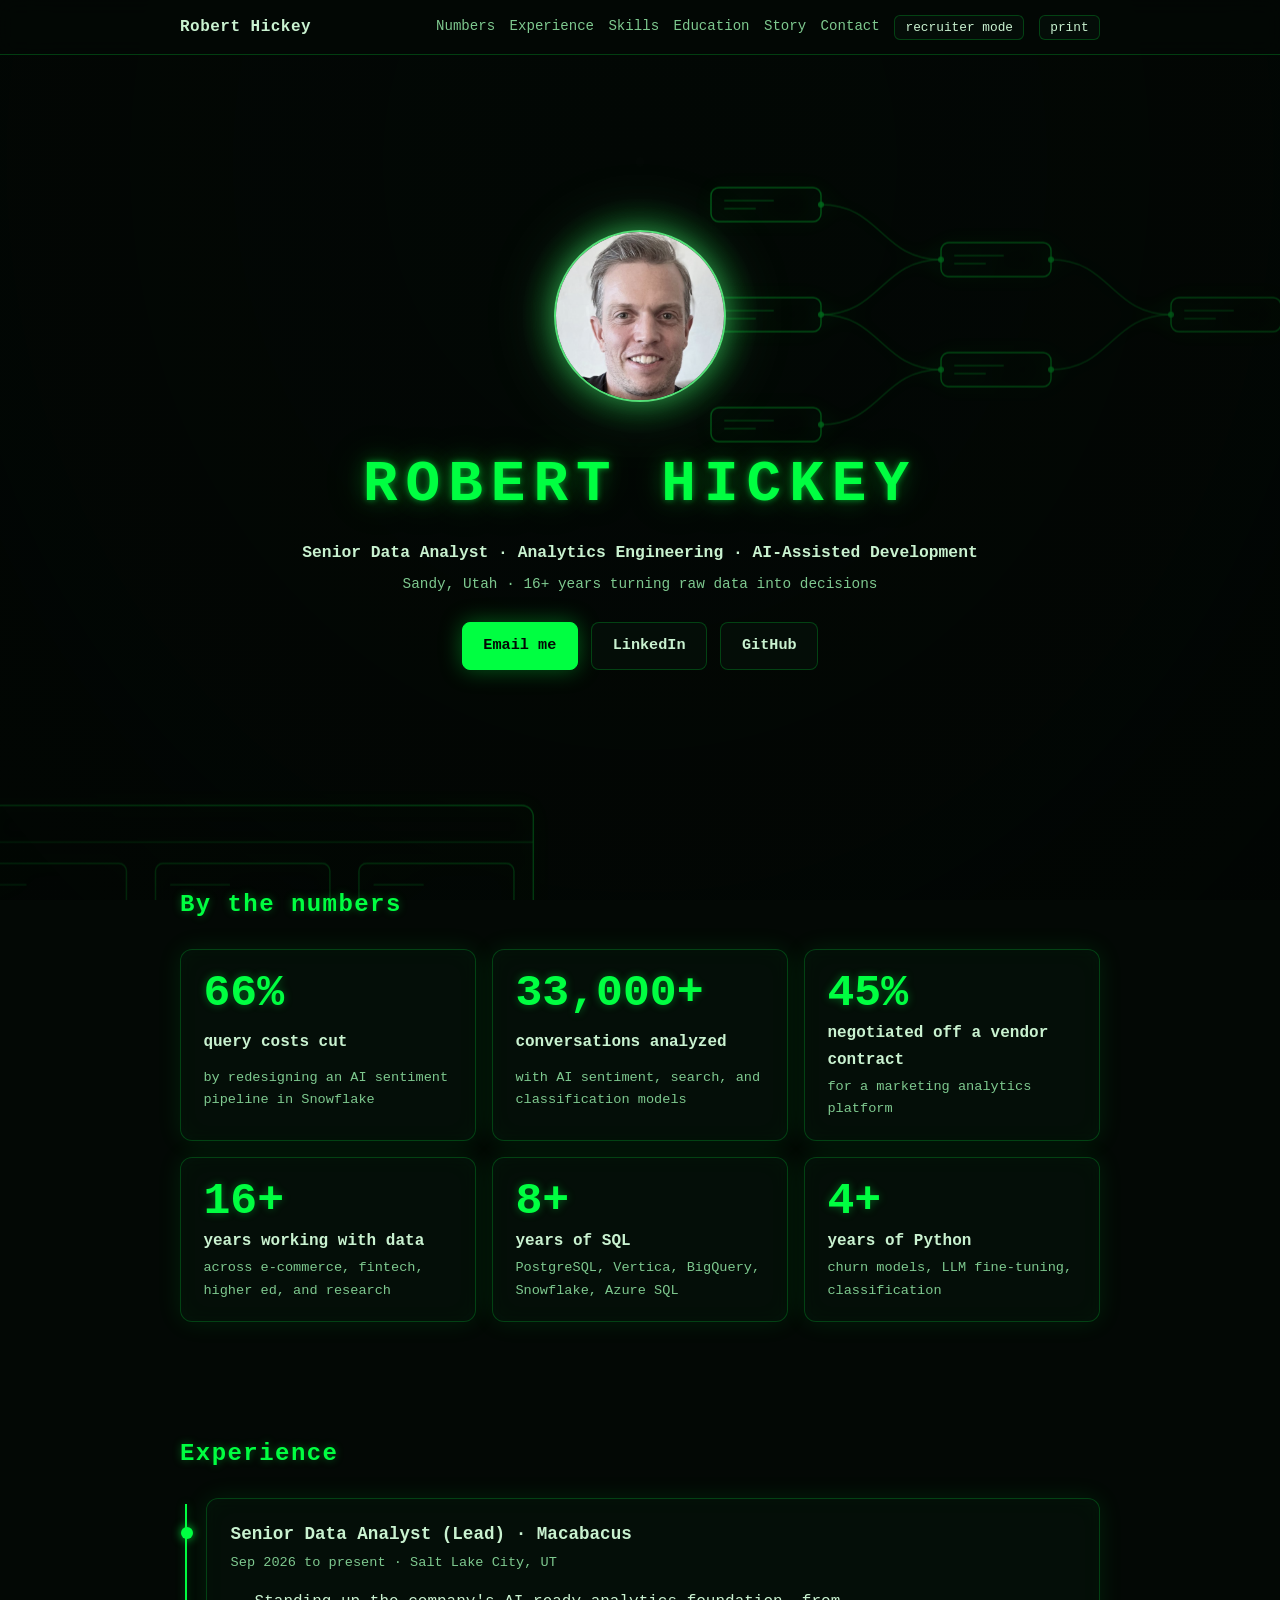
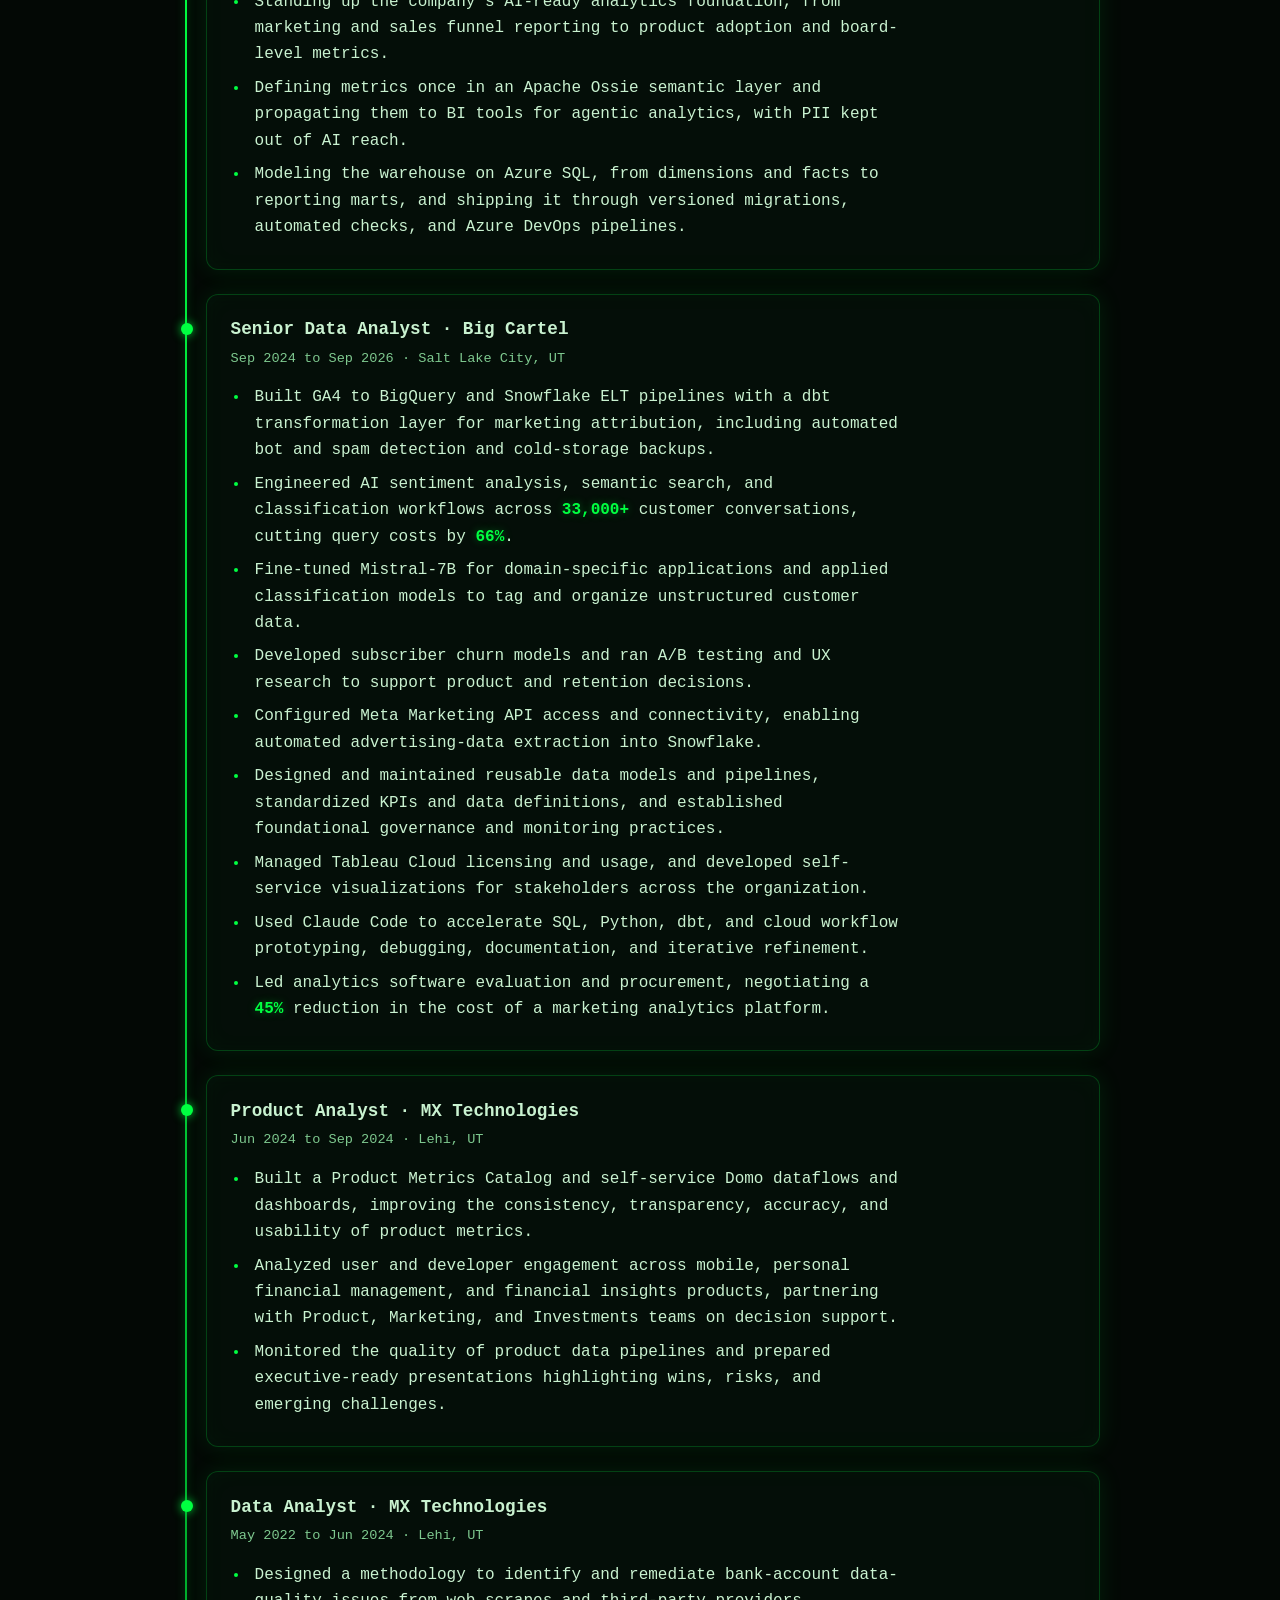
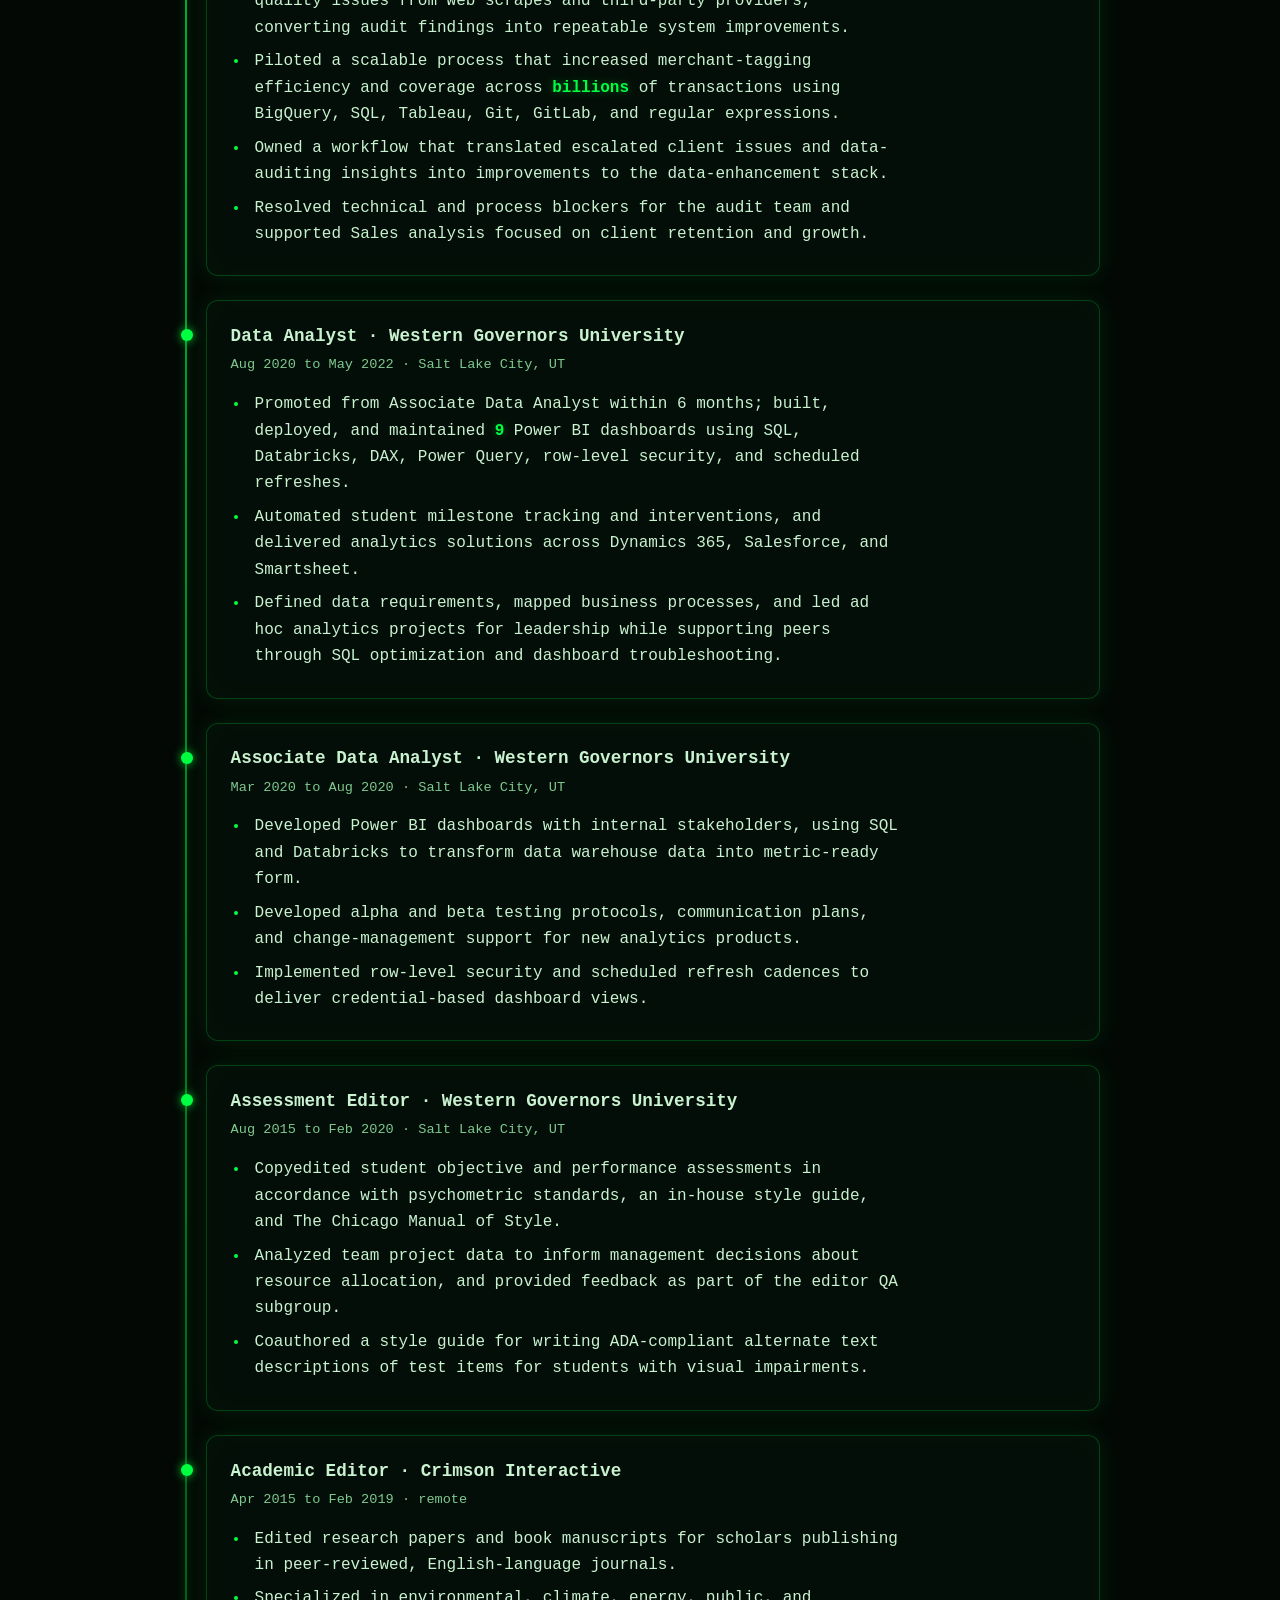
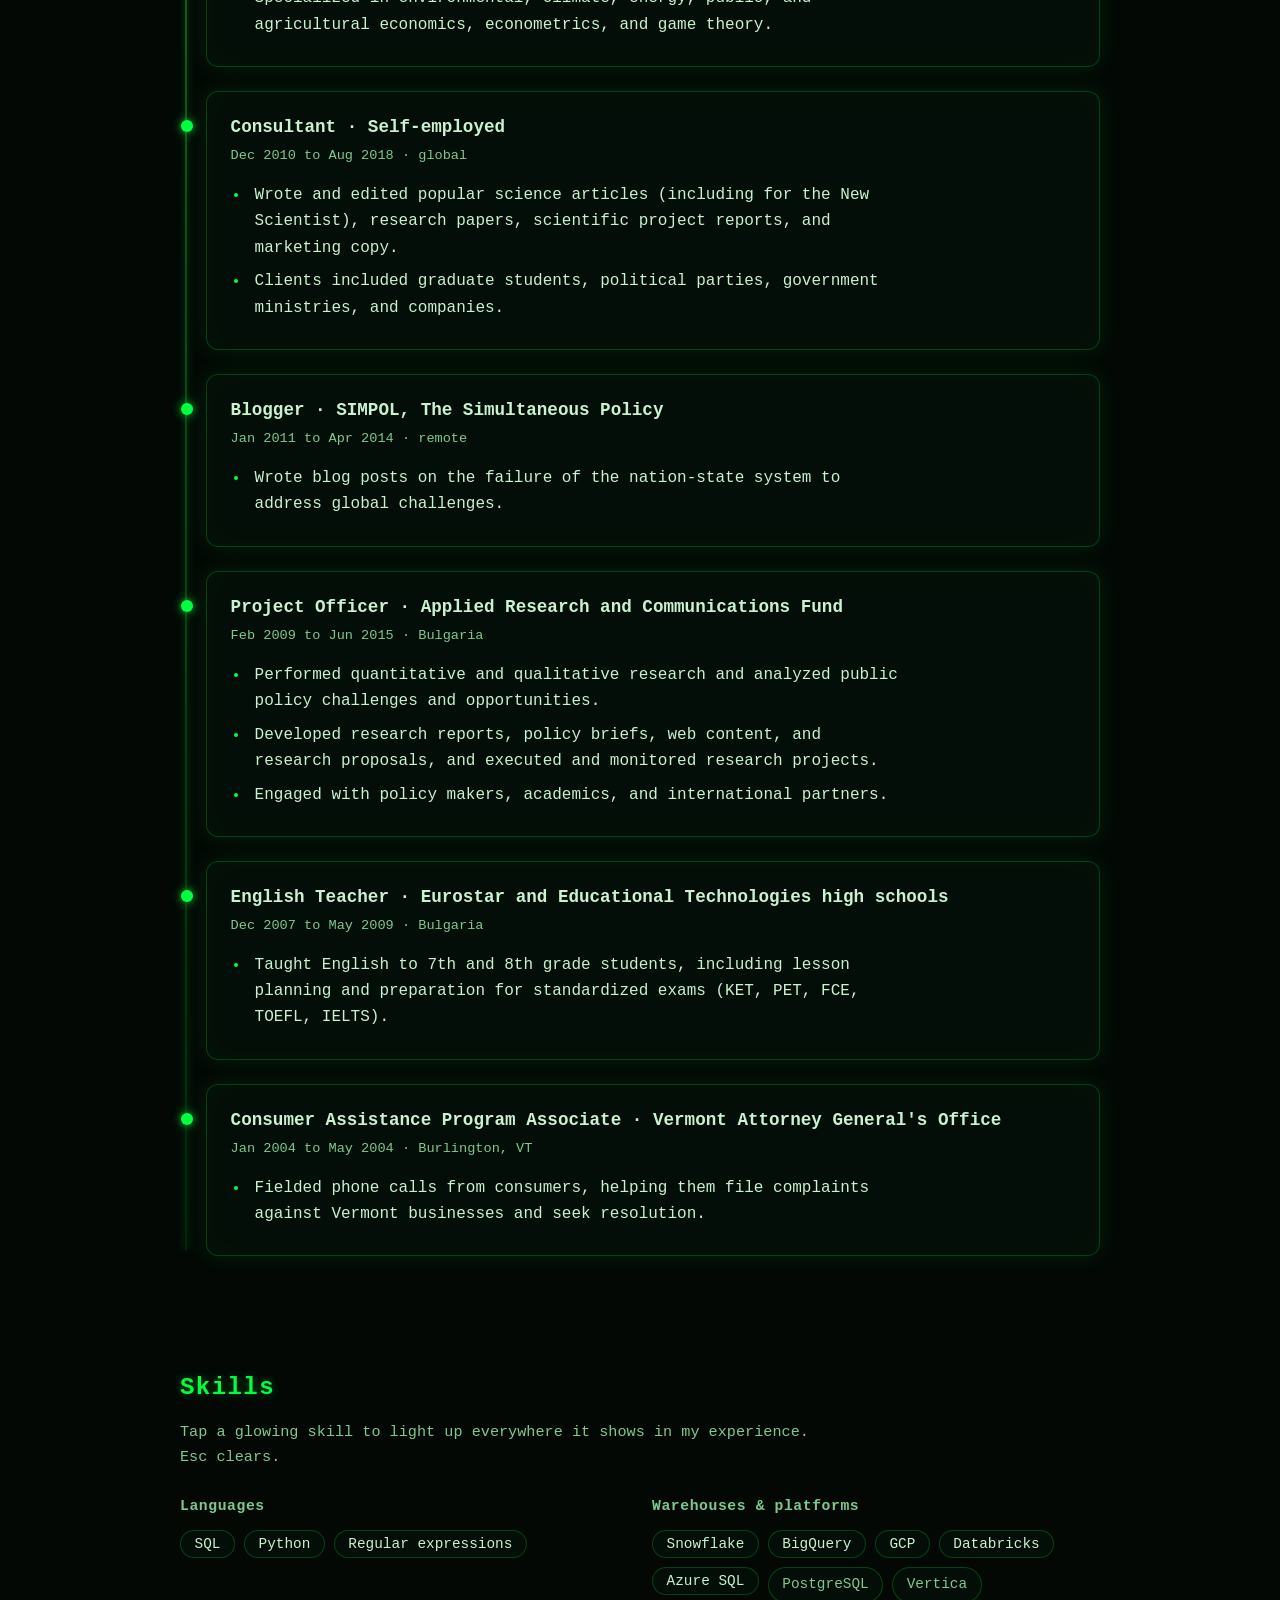
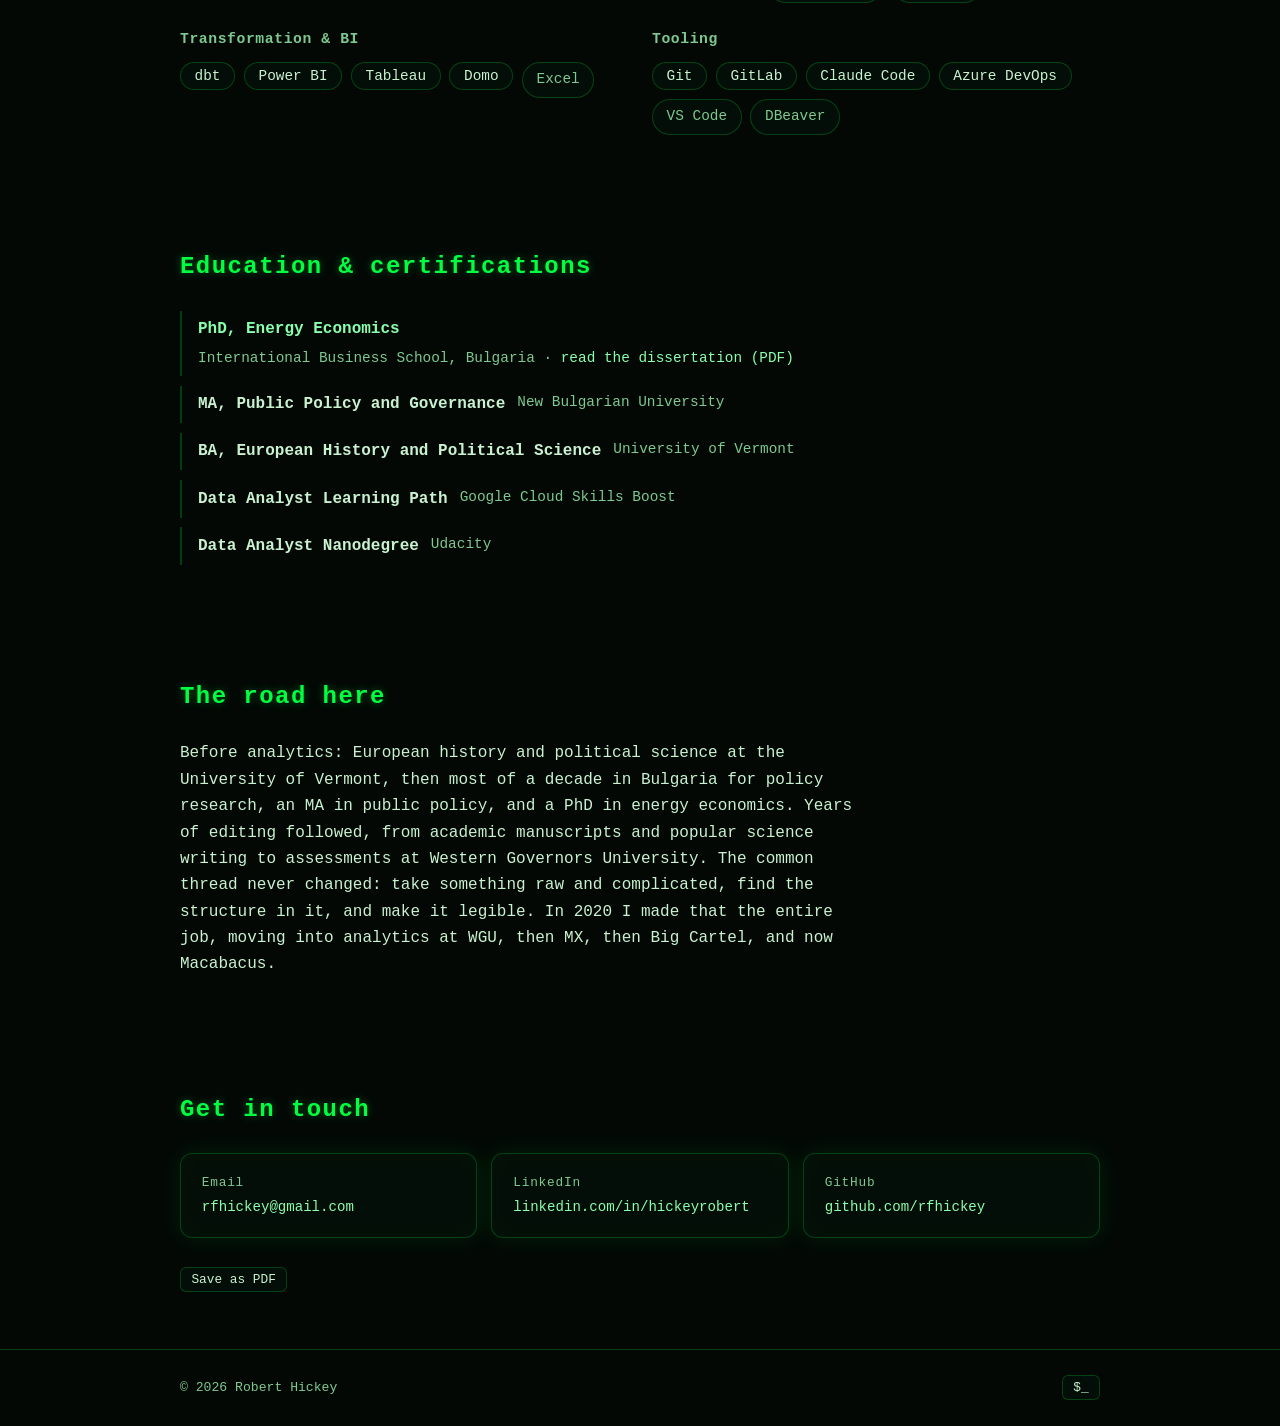
<file: index.html>
<!DOCTYPE html>
<html lang="en">
<!-- follow the white rabbit: press / -->
<!--
  ===========================================================================
  Robert Hickey - personal site (neon edition)
  ===========================================================================
  Cinematic Matrix-green resume: parallax neon data artwork, backlit portrait,
  neon glass panels. Plain HTML/CSS/vanilla JS, no build step. Deploys via
  GitHub Pages on push. With JavaScript disabled the page is still a
  complete, readable resume. Phone number is intentionally omitted.
  ===========================================================================
-->
<head>
  <meta charset="UTF-8" />
  <meta name="viewport" content="width=device-width, initial-scale=1.0" />
  <title>Robert Hickey &middot; Senior Data Analyst</title>
  <meta name="description" content="Robert Hickey, Senior Data Analyst focused on analytics engineering and AI-assisted development, turning raw data into decisions across e-commerce, fintech, and higher education." />
  <meta name="author" content="Robert Hickey" />
  <meta name="theme-color" content="#030805" />
  <meta name="color-scheme" content="dark" />

  <!-- Open Graph / social preview -->
  <meta property="og:type" content="website" />
  <meta property="og:title" content="Robert Hickey &middot; Senior Data Analyst" />
  <meta property="og:description" content="Senior Data Analyst focused on analytics engineering and AI-assisted development, turning raw data into decisions." />
  <meta property="og:url" content="https://rfhickey.github.io/" />
  <meta property="og:image" content="https://rfhickey.github.io/assets/portrait.jpg" />
  <meta property="og:image:width" content="480" />
  <meta property="og:image:height" content="480" />
  <meta name="twitter:card" content="summary" />

  <script type="application/ld+json">
  {
    "@context": "https://schema.org",
    "@type": "Person",
    "name": "Robert Hickey",
    "jobTitle": "Senior Data Analyst",
    "worksFor": { "@type": "Organization", "name": "Macabacus" },
    "address": { "@type": "PostalAddress", "addressLocality": "Sandy", "addressRegion": "UT", "addressCountry": "US" },
    "email": "mailto:rfhickey@gmail.com",
    "image": "https://rfhickey.github.io/assets/portrait.jpg",
    "url": "https://rfhickey.github.io/",
    "sameAs": ["https://www.linkedin.com/in/hickeyrobert/", "https://github.com/rfhickey"]
  }
  </script>

  <!-- Apply saved recruiter mode before first paint (the only inline script). -->
  <script>
    try {
      if (localStorage.getItem("rh-mode") === "plain") {
        document.documentElement.setAttribute("data-theme", "plain");
        var tc = document.querySelector('meta[name="theme-color"]');
        if (tc) tc.setAttribute("content", "#f7f8f7");
      }
    } catch (e) {}
  </script>

  <link rel="icon" type="image/png" href="assets/favicon.png" />
  <link rel="apple-touch-icon" href="assets/apple-touch-icon.png" />
  <link rel="stylesheet" href="styles.css?v=4" />
  <script src="script.js?v=4" defer></script>
</head>

<body>
  <a class="skip-link" href="#main">Skip to content</a>

  <!-- Neon backdrop: data artwork that drifts at different speeds on scroll -->
  <div id="scene" aria-hidden="true">

    <!-- table lineage graph -->
    <div class="layer layer-lineage" data-at="0.04" data-travel="1.1">
      <svg viewBox="0 0 640 360" fill="none" stroke="#00ff41">
        <g stroke-width="1.5" stroke-opacity="0.7">
          <rect x="20" y="40" width="110" height="34" rx="8"/>
          <rect x="20" y="150" width="110" height="34" rx="8"/>
          <rect x="20" y="260" width="110" height="34" rx="8"/>
          <rect x="250" y="95" width="110" height="34" rx="8"/>
          <rect x="250" y="205" width="110" height="34" rx="8"/>
          <rect x="480" y="150" width="110" height="34" rx="8"/>
        </g>
        <g stroke-width="1.5" stroke-opacity="0.4">
          <path d="M130 57 C 190 57, 190 112, 250 112"/>
          <path d="M130 167 C 190 167, 190 112, 250 112"/>
          <path d="M130 167 C 190 167, 190 222, 250 222"/>
          <path d="M130 277 C 190 277, 190 222, 250 222"/>
          <path d="M360 112 C 420 112, 420 167, 480 167"/>
          <path d="M360 222 C 420 222, 420 167, 480 167"/>
        </g>
        <g stroke-width="2" stroke-opacity="0.35" stroke-linecap="round">
          <path d="M34 53 h48 M34 61 h30"/>
          <path d="M34 163 h48 M34 171 h30"/>
          <path d="M34 273 h48 M34 281 h30"/>
          <path d="M264 108 h48 M264 116 h30"/>
          <path d="M264 218 h48 M264 226 h30"/>
          <path d="M494 163 h48 M494 171 h30"/>
        </g>
        <g fill="#00ff41" fill-opacity="0.8" stroke="none">
          <circle cx="130" cy="57" r="3"/><circle cx="130" cy="167" r="3"/><circle cx="130" cy="277" r="3"/>
          <circle cx="250" cy="112" r="3"/><circle cx="250" cy="222" r="3"/>
          <circle cx="360" cy="112" r="3"/><circle cx="360" cy="222" r="3"/>
          <circle cx="480" cy="167" r="3"/>
        </g>
      </svg>
    </div>

    <!-- dashboard with charts -->
    <div class="layer layer-dash" data-at="0.32" data-travel="1.7">
      <svg viewBox="0 0 640 420" fill="none" stroke="#00ff41">
        <rect x="10" y="10" width="620" height="400" rx="12" stroke-width="1.5" stroke-opacity="0.7"/>
        <path d="M10 48 H630" stroke-width="1.5" stroke-opacity="0.4"/>
        <g fill="#00ff41" fill-opacity="0.7" stroke="none">
          <circle cx="32" cy="29" r="4"/><circle cx="48" cy="29" r="4"/><circle cx="64" cy="29" r="4"/>
        </g>
        <g stroke-width="1.5" stroke-opacity="0.55">
          <rect x="30" y="70" width="180" height="70" rx="8"/>
          <rect x="240" y="70" width="180" height="70" rx="8"/>
          <rect x="450" y="70" width="160" height="70" rx="8"/>
        </g>
        <g stroke-width="2" stroke-opacity="0.4" stroke-linecap="round">
          <path d="M46 92 h60 M46 118 h36"/>
          <path d="M256 92 h60 M256 118 h36"/>
          <path d="M466 92 h50 M466 118 h30"/>
        </g>
        <g stroke-width="1.5" stroke-opacity="0.35">
          <path d="M30 390 H310 M30 390 V180"/>
        </g>
        <g fill="#00ff41" fill-opacity="0.14" stroke-width="1.5" stroke-opacity="0.8">
          <rect x="48" y="300" width="28" height="90" rx="3"/>
          <rect x="90" y="260" width="28" height="130" rx="3"/>
          <rect x="132" y="320" width="28" height="70" rx="3"/>
          <rect x="174" y="230" width="28" height="160" rx="3"/>
          <rect x="216" y="280" width="28" height="110" rx="3"/>
          <rect x="258" y="205" width="28" height="185" rx="3"/>
        </g>
        <g stroke-width="2" stroke-opacity="0.8" stroke-linecap="round" stroke-linejoin="round">
          <polyline points="345,290 390,250 430,268 475,215 520,232 565,185 610,200"/>
        </g>
        <polyline points="345,320 390,300 430,312 475,282 520,296 565,262 610,275"
                  stroke-width="1.5" stroke-opacity="0.35" stroke-linecap="round" stroke-linejoin="round"/>
        <circle cx="480" cy="368" r="34" stroke-width="10" stroke-opacity="0.25"/>
        <circle cx="480" cy="368" r="34" stroke-width="10" stroke-opacity="0.8"
                stroke-dasharray="150 220" transform="rotate(-90 480 368)"/>
      </svg>
    </div>

    <!-- big trend chart -->
    <div class="layer layer-trend" data-at="0.62" data-travel="2.1">
      <svg viewBox="0 0 700 300" fill="none" stroke="#00ff41">
        <g stroke-width="1" stroke-opacity="0.18">
          <path d="M40 60 H680 M40 120 H680 M40 180 H680 M40 240 H680"/>
          <path d="M168 20 V260 M296 20 V260 M424 20 V260 M552 20 V260"/>
        </g>
        <path d="M40 20 V260 H680" stroke-width="1.5" stroke-opacity="0.4"/>
        <polyline points="40,230 120,205 200,215 280,170 360,182 440,130 520,145 600,88 680,60"
                  stroke-width="2.5" stroke-opacity="0.85" stroke-linecap="round" stroke-linejoin="round"/>
        <g fill="#00ff41" fill-opacity="0.9" stroke="none">
          <circle cx="120" cy="205" r="4"/><circle cx="280" cy="170" r="4"/>
          <circle cx="440" cy="130" r="4"/><circle cx="600" cy="88" r="4"/>
        </g>
        <polyline points="40,250 120,240 200,246 280,222 360,230 440,200 520,208 600,178 680,165"
                  stroke-width="1.5" stroke-opacity="0.3" stroke-linecap="round" stroke-linejoin="round"/>
      </svg>
    </div>

    <!-- schema tables and a scatter plot -->
    <div class="layer layer-schema" data-at="0.9" data-travel="1.4">
      <svg viewBox="0 0 640 380" fill="none" stroke="#00ff41">
        <g stroke-width="1.5" stroke-opacity="0.6">
          <rect x="20" y="30" width="150" height="110" rx="8"/>
          <rect x="20" y="230" width="150" height="110" rx="8"/>
          <rect x="240" y="130" width="150" height="110" rx="8"/>
        </g>
        <g stroke-width="1.5" stroke-opacity="0.35">
          <path d="M20 62 H170 M20 262 H170 M240 162 H390"/>
        </g>
        <g stroke-width="2" stroke-opacity="0.35" stroke-linecap="round">
          <path d="M34 84 h70 M34 104 h50 M34 122 h60"/>
          <path d="M34 284 h70 M34 304 h50 M34 322 h60"/>
          <path d="M254 184 h70 M254 204 h50 M254 222 h60"/>
        </g>
        <g stroke-width="1.5" stroke-opacity="0.4">
          <path d="M170 85 C 205 85, 205 185, 240 185"/>
          <path d="M170 285 C 205 285, 205 185, 240 185"/>
        </g>
        <g fill="#00ff41" fill-opacity="0.8" stroke="none">
          <circle cx="170" cy="85" r="3"/><circle cx="170" cy="285" r="3"/><circle cx="240" cy="185" r="3"/>
        </g>
        <path d="M430 40 V330 H620" stroke-width="1.5" stroke-opacity="0.4"/>
        <path d="M440 310 L610 90" stroke-width="1.5" stroke-opacity="0.3" stroke-dasharray="6 6"/>
        <g fill="#00ff41" stroke="none">
          <circle cx="455" cy="295" r="4" fill-opacity="0.5"/><circle cx="470" cy="270" r="4" fill-opacity="0.8"/>
          <circle cx="488" cy="285" r="4" fill-opacity="0.4"/><circle cx="502" cy="240" r="4" fill-opacity="0.7"/>
          <circle cx="520" cy="225" r="4" fill-opacity="0.9"/><circle cx="531" cy="248" r="4" fill-opacity="0.4"/>
          <circle cx="548" cy="195" r="4" fill-opacity="0.7"/><circle cx="561" cy="175" r="4" fill-opacity="0.5"/>
          <circle cx="577" cy="152" r="4" fill-opacity="0.8"/><circle cx="590" cy="132" r="4" fill-opacity="0.6"/>
          <circle cx="603" cy="118" r="4" fill-opacity="0.9"/>
        </g>
      </svg>
    </div>
  </div>

  <div id="vignette" aria-hidden="true"></div>
  <div id="spot" aria-hidden="true"></div>

  <!-- ------------------------------------------------------------ header -->
  <header class="site-head">
    <div class="container head-inner">
      <a class="brand" href="#top">Robert Hickey</a>
      <nav class="site-nav" aria-label="Section navigation">
        <a href="#metrics">Numbers</a>
        <a href="#experience">Experience</a>
        <a href="#skills">Skills</a>
        <a href="#education">Education</a>
        <a href="#origin">Story</a>
        <a href="#contact">Contact</a>
      </nav>
      <button id="mode-toggle" class="head-btn" type="button" aria-pressed="false">recruiter mode</button>
      <button class="head-btn" type="button" data-print>print</button>
    </div>
  </header>

  <main id="main">
    <span id="top"></span>

    <!-- ---------------------------------------------------------- hero -->
    <section class="hero" aria-label="Introduction">
      <div class="container hero-inner">
        <div class="halo">
          <img class="portrait" src="assets/portrait.jpg" alt="Robert Hickey"
               width="480" height="480" decoding="async" />
        </div>
        <h1>ROBERT HICKEY</h1>
        <p class="headline">Senior Data Analyst &middot; Analytics Engineering &middot; AI-Assisted Development</p>
        <!-- data-since anchors: JS renders current year minus anchor, so the
             years of experience grow automatically; baked text is the no-JS fallback -->
        <p class="statusline">Sandy, Utah &middot; <span data-since="2010">16</span>+ years turning raw data into decisions</p>
        <div class="cta-row">
          <a class="btn btn-primary" href="mailto:rfhickey@gmail.com">Email me</a>
          <a class="btn" href="https://www.linkedin.com/in/hickeyrobert/" target="_blank" rel="noopener">LinkedIn</a>
          <a class="btn" href="https://github.com/rfhickey" target="_blank" rel="noopener">GitHub</a>
        </div>
      </div>
    </section>

    <!-- ------------------------------------------------------- numbers -->
    <section id="metrics" aria-labelledby="metrics-title">
      <div class="container">
        <h2 class="section-title" id="metrics-title">By the numbers</h2>
        <div class="stats" id="stats">
          <div class="stat reveal">
            <span class="stat-num"><b class="num" data-target="66">66</b>%</span>
            <span class="stat-label">query costs cut</span>
            <span class="stat-sub">by redesigning an AI sentiment pipeline in Snowflake</span>
          </div>
          <div class="stat reveal">
            <span class="stat-num"><b class="num" data-target="33000">33,000</b>+</span>
            <span class="stat-label">conversations analyzed</span>
            <span class="stat-sub">with AI sentiment, search, and classification models</span>
          </div>
          <div class="stat reveal">
            <span class="stat-num"><b class="num" data-target="45">45</b>%</span>
            <span class="stat-label">negotiated off a vendor contract</span>
            <span class="stat-sub">for a marketing analytics platform</span>
          </div>
          <div class="stat reveal">
            <span class="stat-num"><b class="num" data-target="16" data-since="2010">16</b>+</span>
            <span class="stat-label">years working with data</span>
            <span class="stat-sub">across e-commerce, fintech, higher ed, and research</span>
          </div>
          <div class="stat reveal">
            <span class="stat-num"><b class="num" data-target="8" data-since="2018">8</b>+</span>
            <span class="stat-label">years of SQL</span>
            <span class="stat-sub">PostgreSQL, Vertica, BigQuery, Snowflake, Azure SQL</span>
          </div>
          <div class="stat reveal">
            <span class="stat-num"><b class="num" data-target="4" data-since="2022">4</b>+</span>
            <span class="stat-label">years of Python</span>
            <span class="stat-sub">churn models, LLM fine-tuning, classification</span>
          </div>
        </div>
      </div>
    </section>

    <!-- ---------------------------------------------------- experience -->
    <section id="experience" aria-labelledby="exp-title">
      <div class="container">
        <h2 class="section-title" id="exp-title">Experience</h2>
        <div class="timeline">

          <article class="role reveal" id="role-macabacus">
            <h3>Senior Data Analyst (Lead) &middot; Macabacus</h3>
            <p class="role-meta">Sep 2026 to present &middot; Salt Lake City, UT</p>
            <ul>
              <li>Standing up the company's AI-ready analytics foundation, from marketing and sales funnel reporting to product adoption and board-level metrics.</li>
              <li>Defining metrics once in an Apache Ossie semantic layer and propagating them to BI tools for agentic analytics, with PII kept out of AI reach.</li>
              <li data-skills="sql,azure-sql,azure-devops">Modeling the warehouse on Azure SQL, from dimensions and facts to reporting marts, and shipping it through versioned migrations, automated checks, and Azure DevOps pipelines.</li>
            </ul>
          </article>

          <article class="role reveal" id="role-bigcartel">
            <h3>Senior Data Analyst &middot; Big Cartel</h3>
            <p class="role-meta">Sep 2024 to Sep 2026 &middot; Salt Lake City, UT</p>
            <ul>
              <li data-skills="bigquery,snowflake,gcp,dbt,sql,git">Built GA4 to BigQuery and Snowflake ELT pipelines with a dbt transformation layer for marketing attribution, including automated bot and spam detection and cold-storage backups.</li>
              <li data-skills="snowflake,sql,python">Engineered AI sentiment analysis, semantic search, and classification workflows across <b class="metric">33,000+</b> customer conversations, cutting query costs by <b class="metric">66%</b>.</li>
              <li data-skills="python">Fine-tuned Mistral-7B for domain-specific applications and applied classification models to tag and organize unstructured customer data.</li>
              <li data-skills="python,sql">Developed subscriber churn models and ran A/B testing and UX research to support product and retention decisions.</li>
              <li data-skills="snowflake,gcp">Configured Meta Marketing API access and connectivity, enabling automated advertising-data extraction into Snowflake.</li>
              <li data-skills="sql,dbt">Designed and maintained reusable data models and pipelines, standardized KPIs and data definitions, and established foundational governance and monitoring practices.</li>
              <li data-skills="tableau">Managed Tableau Cloud licensing and usage, and developed self-service visualizations for stakeholders across the organization.</li>
              <li data-skills="claude-code,sql,python,dbt">Used Claude Code to accelerate SQL, Python, dbt, and cloud workflow prototyping, debugging, documentation, and iterative refinement.</li>
              <li data-skills="tableau">Led analytics software evaluation and procurement, negotiating a <b class="metric">45%</b> reduction in the cost of a marketing analytics platform.</li>
            </ul>
          </article>

          <article class="role reveal" id="role-mx-pa">
            <h3>Product Analyst &middot; MX Technologies</h3>
            <p class="role-meta">Jun 2024 to Sep 2024 &middot; Lehi, UT</p>
            <ul>
              <li data-skills="domo">Built a Product Metrics Catalog and self-service Domo dataflows and dashboards, improving the consistency, transparency, accuracy, and usability of product metrics.</li>
              <li>Analyzed user and developer engagement across mobile, personal financial management, and financial insights products, partnering with Product, Marketing, and Investments teams on decision support.</li>
              <li data-skills="sql">Monitored the quality of product data pipelines and prepared executive-ready presentations highlighting wins, risks, and emerging challenges.</li>
            </ul>
          </article>

          <article class="role reveal" id="role-mx-da">
            <h3>Data Analyst &middot; MX Technologies</h3>
            <p class="role-meta">May 2022 to Jun 2024 &middot; Lehi, UT</p>
            <ul>
              <li data-skills="sql,bigquery">Designed a methodology to identify and remediate bank-account data-quality issues from web scrapes and third-party providers, converting audit findings into repeatable system improvements.</li>
              <li data-skills="bigquery,sql,tableau,git,gitlab,regex">Piloted a scalable process that increased merchant-tagging efficiency and coverage across <b class="metric">billions</b> of transactions using BigQuery, SQL, Tableau, Git, GitLab, and regular expressions.</li>
              <li>Owned a workflow that translated escalated client issues and data-auditing insights into improvements to the data-enhancement stack.</li>
              <li>Resolved technical and process blockers for the audit team and supported Sales analysis focused on client retention and growth.</li>
            </ul>
          </article>

          <article class="role reveal" id="role-wgu">
            <h3>Data Analyst &middot; Western Governors University</h3>
            <p class="role-meta">Aug 2020 to May 2022 &middot; Salt Lake City, UT</p>
            <ul>
              <li data-skills="sql,powerbi,databricks">Promoted from Associate Data Analyst within 6 months; built, deployed, and maintained <b class="metric">9</b> Power BI dashboards using SQL, Databricks, DAX, Power Query, row-level security, and scheduled refreshes.</li>
              <li>Automated student milestone tracking and interventions, and delivered analytics solutions across Dynamics 365, Salesforce, and Smartsheet.</li>
              <li data-skills="sql">Defined data requirements, mapped business processes, and led ad hoc analytics projects for leadership while supporting peers through SQL optimization and dashboard troubleshooting.</li>
            </ul>
          </article>

          <article class="role reveal" id="role-wgu-assoc">
            <h3>Associate Data Analyst &middot; Western Governors University</h3>
            <p class="role-meta">Mar 2020 to Aug 2020 &middot; Salt Lake City, UT</p>
            <ul>
              <li data-skills="sql,powerbi,databricks">Developed Power BI dashboards with internal stakeholders, using SQL and Databricks to transform data warehouse data into metric-ready form.</li>
              <li>Developed alpha and beta testing protocols, communication plans, and change-management support for new analytics products.</li>
              <li data-skills="powerbi">Implemented row-level security and scheduled refresh cadences to deliver credential-based dashboard views.</li>
            </ul>
          </article>

          <article class="role reveal" id="role-wgu-editor">
            <h3>Assessment Editor &middot; Western Governors University</h3>
            <p class="role-meta">Aug 2015 to Feb 2020 &middot; Salt Lake City, UT</p>
            <ul>
              <li>Copyedited student objective and performance assessments in accordance with psychometric standards, an in-house style guide, and The Chicago Manual of Style.</li>
              <li>Analyzed team project data to inform management decisions about resource allocation, and provided feedback as part of the editor QA subgroup.</li>
              <li>Coauthored a style guide for writing ADA-compliant alternate text descriptions of test items for students with visual impairments.</li>
            </ul>
          </article>

          <article class="role reveal" id="role-crimson">
            <h3>Academic Editor &middot; Crimson Interactive</h3>
            <p class="role-meta">Apr 2015 to Feb 2019 &middot; remote</p>
            <ul>
              <li>Edited research papers and book manuscripts for scholars publishing in peer-reviewed, English-language journals.</li>
              <li>Specialized in environmental, climate, energy, public, and agricultural economics, econometrics, and game theory.</li>
            </ul>
          </article>

          <article class="role reveal" id="role-consultant">
            <h3>Consultant &middot; Self-employed</h3>
            <p class="role-meta">Dec 2010 to Aug 2018 &middot; global</p>
            <ul>
              <li>Wrote and edited popular science articles (including for the New Scientist), research papers, scientific project reports, and marketing copy.</li>
              <li>Clients included graduate students, political parties, government ministries, and companies.</li>
            </ul>
          </article>

          <article class="role reveal" id="role-simpol">
            <h3>Blogger &middot; SIMPOL, The Simultaneous Policy</h3>
            <p class="role-meta">Jan 2011 to Apr 2014 &middot; remote</p>
            <ul>
              <li>Wrote blog posts on the failure of the nation-state system to address global challenges.</li>
            </ul>
          </article>

          <article class="role reveal" id="role-arc">
            <h3>Project Officer &middot; Applied Research and Communications Fund</h3>
            <p class="role-meta">Feb 2009 to Jun 2015 &middot; Bulgaria</p>
            <ul>
              <li>Performed quantitative and qualitative research and analyzed public policy challenges and opportunities.</li>
              <li>Developed research reports, policy briefs, web content, and research proposals, and executed and monitored research projects.</li>
              <li>Engaged with policy makers, academics, and international partners.</li>
            </ul>
          </article>

          <article class="role reveal" id="role-teacher">
            <h3>English Teacher &middot; Eurostar and Educational Technologies high schools</h3>
            <p class="role-meta">Dec 2007 to May 2009 &middot; Bulgaria</p>
            <ul>
              <li>Taught English to 7th and 8th grade students, including lesson planning and preparation for standardized exams (KET, PET, FCE, TOEFL, IELTS).</li>
            </ul>
          </article>

          <article class="role reveal" id="role-vtag">
            <h3>Consumer Assistance Program Associate &middot; Vermont Attorney General's Office</h3>
            <p class="role-meta">Jan 2004 to May 2004 &middot; Burlington, VT</p>
            <ul>
              <li>Fielded phone calls from consumers, helping them file complaints against Vermont businesses and seek resolution.</li>
            </ul>
          </article>

        </div>
      </div>
    </section>

    <!-- -------------------------------------------------------- skills -->
    <section id="skills" aria-labelledby="skills-title">
      <div class="container">
        <h2 class="section-title" id="skills-title">Skills</h2>
        <p class="section-intro">Tap a glowing skill to light up everywhere it shows in my experience. Esc clears.</p>
        <div class="filter-bar" id="filter-bar" hidden>
          <span id="filter-label"></span>
          <button id="copy-link" class="head-btn" type="button">copy link to this view</button>
          <button id="clear-filter" class="head-btn" type="button">clear</button>
        </div>
        <div aria-live="polite" class="visually-hidden" id="filter-status"></div>
        <div class="skill-groups">
          <div class="skill-group reveal">
            <h3>Languages</h3>
            <ul class="chips">
              <li><button type="button" class="skill-btn" data-skill="sql" aria-pressed="false">SQL</button></li>
              <li><button type="button" class="skill-btn" data-skill="python" aria-pressed="false">Python</button></li>
              <li><button type="button" class="skill-btn" data-skill="regex" aria-pressed="false">Regular expressions</button></li>
            </ul>
          </div>
          <div class="skill-group reveal">
            <h3>Warehouses &amp; platforms</h3>
            <ul class="chips">
              <li><button type="button" class="skill-btn" data-skill="snowflake" aria-pressed="false">Snowflake</button></li>
              <li><button type="button" class="skill-btn" data-skill="bigquery" aria-pressed="false">BigQuery</button></li>
              <li><button type="button" class="skill-btn" data-skill="gcp" aria-pressed="false">GCP</button></li>
              <li><button type="button" class="skill-btn" data-skill="databricks" aria-pressed="false">Databricks</button></li>
              <li><button type="button" class="skill-btn" data-skill="azure-sql" aria-pressed="false">Azure SQL</button></li>
              <li><span class="chip-plain">PostgreSQL</span></li>
              <li><span class="chip-plain">Vertica</span></li>
            </ul>
          </div>
          <div class="skill-group reveal">
            <h3>Transformation &amp; BI</h3>
            <ul class="chips">
              <li><button type="button" class="skill-btn" data-skill="dbt" aria-pressed="false">dbt</button></li>
              <li><button type="button" class="skill-btn" data-skill="powerbi" aria-pressed="false">Power BI</button></li>
              <li><button type="button" class="skill-btn" data-skill="tableau" aria-pressed="false">Tableau</button></li>
              <li><button type="button" class="skill-btn" data-skill="domo" aria-pressed="false">Domo</button></li>
              <li><span class="chip-plain">Excel</span></li>
            </ul>
          </div>
          <div class="skill-group reveal">
            <h3>Tooling</h3>
            <ul class="chips">
              <li><button type="button" class="skill-btn" data-skill="git" aria-pressed="false">Git</button></li>
              <li><button type="button" class="skill-btn" data-skill="gitlab" aria-pressed="false">GitLab</button></li>
              <li><button type="button" class="skill-btn" data-skill="claude-code" aria-pressed="false">Claude Code</button></li>
              <li><button type="button" class="skill-btn" data-skill="azure-devops" aria-pressed="false">Azure DevOps</button></li>
              <li><span class="chip-plain">VS Code</span></li>
              <li><span class="chip-plain">DBeaver</span></li>
            </ul>
          </div>
        </div>
      </div>
    </section>

    <!-- ------------------------------------------------------ education -->
    <section id="education" aria-labelledby="edu-title">
      <div class="container">
        <h2 class="section-title" id="edu-title">Education &amp; certifications</h2>
        <ul class="seed-list">
          <li class="reveal"><span class="seed-name"><a href="assets/robert-hickey-phd-dissertation.pdf" target="_blank" rel="noopener">PhD, Energy Economics</a></span> <span class="seed-inst">International Business School, Bulgaria &middot; <a class="seed-link" href="assets/robert-hickey-phd-dissertation.pdf" target="_blank" rel="noopener">read the dissertation (PDF)</a></span></li>
          <li class="reveal"><span class="seed-name">MA, Public Policy and Governance</span> <span class="seed-inst">New Bulgarian University</span></li>
          <li class="reveal"><span class="seed-name">BA, European History and Political Science</span> <span class="seed-inst">University of Vermont</span></li>
          <li class="reveal"><span class="seed-name">Data Analyst Learning Path</span> <span class="seed-inst">Google Cloud Skills Boost</span></li>
          <li class="reveal"><span class="seed-name">Data Analyst Nanodegree</span> <span class="seed-inst">Udacity</span></li>
        </ul>
      </div>
    </section>

    <!-- -------------------------------------------------------- origin -->
    <section id="origin" aria-labelledby="origin-title">
      <div class="container">
        <h2 class="section-title" id="origin-title">The road here</h2>
        <div class="prose reveal">
          <p>
            Before analytics: European history and political science at the University
            of Vermont, then most of a decade in Bulgaria for policy research, an MA in
            public policy, and a PhD in energy economics. Years of editing followed,
            from academic manuscripts and popular science writing to assessments at
            Western Governors University. The common thread never changed: take
            something raw and complicated, find the structure in it, and make it
            legible. In 2020 I made that the entire job, moving into analytics at WGU,
            then MX, then Big Cartel, and now Macabacus.
          </p>
        </div>
      </div>
    </section>

    <!-- ------------------------------------------------------- contact -->
    <section id="contact" aria-labelledby="contact-title">
      <div class="container">
        <h2 class="section-title" id="contact-title">Get in touch</h2>
        <div class="exposures">
          <a class="exposure-card reveal" href="mailto:rfhickey@gmail.com">
            <span class="exposure-kind">Email</span>
            <span class="exposure-url">rfhickey@gmail.com</span>
          </a>
          <a class="exposure-card reveal" href="https://www.linkedin.com/in/hickeyrobert/" target="_blank" rel="noopener">
            <span class="exposure-kind">LinkedIn</span>
            <span class="exposure-url">linkedin.com/in/hickeyrobert</span>
          </a>
          <a class="exposure-card reveal" href="https://github.com/rfhickey" target="_blank" rel="noopener">
            <span class="exposure-kind">GitHub</span>
            <span class="exposure-url">github.com/rfhickey</span>
          </a>
        </div>
        <p class="print-row"><button class="head-btn" type="button" data-print>Save as PDF</button></p>
      </div>
    </section>
  </main>

  <!-- -------------------------------------------------------- footer -->
  <footer class="footer">
    <div class="container footer-inner">
      <span>&copy; <span id="year">2026</span> Robert Hickey</span>
      <button id="console-open" class="head-btn" type="button" aria-label="Open console">$_</button>
    </div>
  </footer>

  <!-- ------------------------------------------------------- console -->
  <section id="console" class="console" hidden aria-label="Interactive console">
    <div class="console-head">
      <span aria-hidden="true">rfhickey@site:~$ (type help)</span>
      <button id="console-close" class="head-btn" type="button" aria-label="Close console">close</button>
    </div>
    <div id="console-out" class="console-out" aria-live="polite"></div>
    <div class="console-line">
      <span class="ps1" aria-hidden="true">$</span>
      <input id="console-in" type="text" autocomplete="off" autocapitalize="off" spellcheck="false"
             aria-label="Console input. Type help for available commands." />
    </div>
  </section>
</body>
</html>
</file>
<file: styles.css>
/* ===========================================================================
   Robert Hickey - personal site (neon edition)
   Single stylesheet, no build step, no external dependencies.
   Cinematic Matrix theme by default; recruiter mode via [data-theme="plain"]
   swaps the custom properties, so every color routes through a variable.
   =========================================================================== */

:root {
  --max-width: 960px;
  --mono: ui-monospace, "Cascadia Code", Consolas, Menlo, monospace;
  --sans: ui-sans-serif, system-ui, -apple-system, "Segoe UI", Roboto, Arial, sans-serif;

  --bg: #030805;
  --panel: rgba(6, 17, 10, 0.72);
  --panel-solid: #06110a;
  --body: #c9f2d0;
  --accent: #00ff41;
  --dim: #7ec98f;
  --border: rgba(0, 255, 65, 0.22);
  --border-soft: #103d22;
  --link: #8affab;
  --soft: rgba(0, 255, 65, 0.08);
  --selection: rgba(0, 255, 65, 0.25);
  --dim-opacity: 0.55;
  --glow-text: 0 0 6px rgba(0, 255, 65, 0.55), 0 0 22px rgba(0, 255, 65, 0.3), 0 0 48px rgba(0, 255, 65, 0.18);
  --glow-soft: 0 0 8px rgba(0, 255, 65, 0.35);
  --glow-box: 0 0 24px rgba(0, 255, 65, 0.10), inset 0 0 24px rgba(0, 255, 65, 0.03);
  --glow-btn: 0 0 16px rgba(0, 255, 65, 0.3);
  --glow-primary: 0 0 22px rgba(0, 255, 65, 0.35);
  --glow-primary-hover: 0 0 32px rgba(0, 255, 65, 0.55);
  --glow-card: 0 0 24px rgba(0, 255, 65, 0.22);
  --glow-console: 0 -6px 30px rgba(0, 255, 65, 0.15);
  --font: var(--mono);
  color-scheme: dark;
}

:root[data-theme="plain"] {
  --bg: #f7f8f7;
  --panel: #ffffff;
  --panel-solid: #ffffff;
  --body: #131a16;
  --accent: #0a5c2b;
  --dim: #47564d;
  --border: #c9d3cc;
  --border-soft: #c9d3cc;
  --link: #1d4ed8;
  --soft: rgba(10, 92, 43, 0.08);
  --selection: rgba(29, 78, 216, 0.22);
  --dim-opacity: 0.7;
  --glow-text: none;
  --glow-soft: none;
  --glow-box: none;
  --glow-btn: none;
  --glow-primary: none;
  --glow-primary-hover: none;
  --glow-card: none;
  --glow-console: none;
  --font: var(--sans);
  color-scheme: light;
}

* { box-sizing: border-box; }

@media (prefers-reduced-motion: no-preference) {
  html { scroll-behavior: smooth; }
}
@media (prefers-reduced-motion: reduce) {
  *, *::before, *::after { animation: none !important; transition: none !important; }
}

body {
  margin: 0;
  background: var(--bg);
  color: var(--body);
  font-family: var(--font);
  font-size: 16px;
  line-height: 1.65;
  -webkit-font-smoothing: antialiased;
}

h1, h2, h3, .head-btn, .skill-btn, .console, kbd, code, pre, .brand,
.site-nav, .statusline, .stat-num, .footer { font-family: var(--mono); }

a { color: var(--link); text-decoration: none; }
a:hover { text-decoration: underline; }
::selection { background: var(--selection); }

:focus-visible {
  outline: 2px solid var(--accent);
  outline-offset: 2px;
  border-radius: 2px;
}

.visually-hidden {
  position: absolute !important;
  width: 1px; height: 1px;
  padding: 0; margin: -1px;
  overflow: hidden;
  clip: rect(0 0 0 0);
  white-space: nowrap; border: 0;
}

.skip-link {
  position: absolute;
  left: -9999px; top: 0;
  background: var(--accent);
  color: var(--bg);
  padding: 0.6rem 1rem;
  z-index: 100;
}
.skip-link:focus { left: 0; }

.container {
  width: 100%;
  max-width: var(--max-width);
  margin-inline: auto;
  padding-inline: 1.25rem;
}

/* ------------------------------------------------- atmosphere layers */
#scene {
  position: fixed;
  inset: 0;
  z-index: 0;
  pointer-events: none;
  overflow: hidden;
}
.layer {
  position: absolute;
  opacity: 0.45;
  filter: drop-shadow(0 0 10px rgba(0, 255, 65, 0.8));
}
html.js .layer { will-change: transform; }
@media (prefers-reduced-motion: reduce) {
  .layer { will-change: auto; }
}
.layer svg { display: block; width: 100%; height: auto; }
/* the vh term caps each artwork's height (via its aspect ratio) so layers
   can still fully exit the viewport on short, wide screens */
.layer-lineage { width: min(640px, 82vw, calc(55vh * 640 / 360)); right: -4%; top: 12%; }
.layer-dash { width: min(620px, 88vw, calc(60vh * 640 / 420)); left: -6%; top: 34%; }
.layer-trend { width: min(700px, 94vw, calc(55vh * 700 / 300)); right: 2%; top: 24%; }
.layer-schema { width: min(620px, 86vw, calc(60vh * 640 / 380)); left: 4%; top: 42%; }

/* without JS-driven parallax, keep just two artworks so the backdrop stays calm */
.layer-dash, .layer-trend { display: none; }
html.js .layer-dash, html.js .layer-trend { display: block; }
@media (prefers-reduced-motion: reduce) {
  .layer-dash, .layer-trend { display: none !important; }
  .layer-schema { top: 58%; }
}
#vignette {
  position: fixed;
  inset: 0;
  z-index: 1;
  pointer-events: none;
  background: radial-gradient(ellipse at 50% 18%,
    transparent 0%, rgba(1, 4, 2, 0.28) 62%, rgba(1, 4, 2, 0.55) 100%);
}
#spot {
  position: fixed;
  left: 0; top: 0;
  width: 640px; height: 640px;
  margin: -320px 0 0 -320px;
  z-index: 1;
  pointer-events: none;
  background: radial-gradient(closest-side, rgba(0, 255, 65, 0.07), transparent 70%);
  opacity: 0;
}
:root[data-theme="plain"] #scene,
:root[data-theme="plain"] #vignette,
:root[data-theme="plain"] #spot { display: none; }

main, .footer { position: relative; z-index: 2; }

/* -------------------------------------------------------------- header */
.site-head {
  position: sticky;
  top: 0;
  z-index: 50;
  background: color-mix(in srgb, var(--bg) 82%, transparent);
  -webkit-backdrop-filter: blur(10px);
  backdrop-filter: blur(10px);
  border-bottom: 1px solid var(--border);
}
.head-inner {
  display: flex;
  align-items: center;
  gap: 0.9rem;
  min-height: 54px;
  flex-wrap: wrap;
  padding-block: 0.4rem;
}
.brand { color: var(--body); font-weight: 700; margin-right: auto; white-space: nowrap; letter-spacing: 0.03em; }
.brand:hover { text-decoration: none; color: var(--accent); }
.site-nav { display: flex; gap: 0.9rem; overflow-x: auto; max-width: 100%; }
.site-nav a { color: var(--dim); font-size: 0.88rem; white-space: nowrap; }
.site-nav a:hover { color: var(--accent); text-decoration: none; text-shadow: var(--glow-soft); }

.head-btn {
  font-size: 0.8rem;
  color: var(--body);
  background: var(--panel);
  border: 1px solid var(--border);
  border-radius: 6px;
  padding: 0.25rem 0.65rem;
  cursor: pointer;
  white-space: nowrap;
}
.head-btn:hover { border-color: var(--accent); color: var(--accent); box-shadow: var(--glow-soft); }
.head-btn[aria-pressed="true"] { background: var(--soft); border-color: var(--accent); color: var(--accent); }

/* ---------------------------------------------------------------- hero */
.hero {
  min-height: 86vh;
  display: flex;
  align-items: center;
  padding-block: 4rem 3rem;
}
.hero-inner { text-align: center; }

.halo {
  position: relative;
  display: inline-block;
  margin-bottom: 1.6rem;
}
.halo::before {
  content: "";
  position: absolute;
  inset: -46%;
  border-radius: 50%;
  background: radial-gradient(closest-side, rgba(0, 255, 65, 0.4), rgba(0, 255, 65, 0.12) 55%, transparent 72%);
  z-index: -1;
}
.portrait {
  width: 172px;
  height: 172px;
  object-fit: cover;
  border-radius: 50%;
  border: 2px solid var(--accent);
  box-shadow: 0 0 22px rgba(0, 255, 65, 0.45), 0 0 70px rgba(0, 255, 65, 0.22);
  filter: grayscale(0.45);
  display: block;
}
:root[data-theme="plain"] .halo::before { display: none; }
:root[data-theme="plain"] .portrait {
  filter: none;
  box-shadow: none;
  border-color: var(--border);
}

.hero h1 {
  margin: 0 0 0.5rem;
  font-size: clamp(2.1rem, 7vw, 3.6rem);
  letter-spacing: 0.14em;
  color: var(--accent);
  text-shadow: var(--glow-text);
}
@media (prefers-reduced-motion: no-preference) {
  @keyframes neon-in {
    0% { opacity: 0; }
    8% { opacity: 0.6; }
    12% { opacity: 0.2; }
    20% { opacity: 0.9; }
    26% { opacity: 0.5; }
    38% { opacity: 1; }
    100% { opacity: 1; }
  }
  .hero h1 { animation: neon-in 1.4s ease-out 1; }
}
.headline { margin: 0 0 0.35rem; font-weight: 600; font-size: 1.02rem; }
.statusline { margin: 0 0 1.6rem; color: var(--dim); font-size: 0.9rem; }

.cta-row { display: flex; flex-wrap: wrap; gap: 0.8rem; justify-content: center; }
.btn {
  display: inline-flex;
  align-items: center;
  gap: 0.5rem;
  padding: 0.65rem 1.3rem;
  border-radius: 8px;
  font-weight: 600;
  font-size: 0.95rem;
  border: 1px solid var(--border);
  background: var(--panel);
  color: var(--body);
  transition: box-shadow 0.2s ease, border-color 0.2s ease, color 0.2s ease, transform 0.15s ease;
}
.btn:hover {
  text-decoration: none;
  border-color: var(--accent);
  color: var(--accent);
  box-shadow: var(--glow-btn);
  transform: translateY(-1px);
}
.btn-primary {
  background: var(--accent);
  border-color: var(--accent);
  color: var(--bg);
  box-shadow: var(--glow-primary);
}
.btn-primary:hover { color: var(--bg); box-shadow: var(--glow-primary-hover); }
:root[data-theme="plain"] .btn-primary { color: #fff; }
:root[data-theme="plain"] .btn-primary:hover { color: #fff; }

/* ------------------------------------------------------------ sections */
section { padding-block: 3.5rem; }
/* keep anchor jumps clear of the sticky header, even when it wraps on phones */
section[id], #top { scroll-margin-top: 7.5rem; }
.section-title {
  margin: 0 0 1.5rem;
  font-size: 1.5rem;
  color: var(--accent);
  letter-spacing: 0.06em;
  text-shadow: var(--glow-soft);
}
.section-intro { color: var(--dim); max-width: 70ch; margin: -0.75rem 0 1.5rem; font-size: 0.95rem; }
.prose p { max-width: 70ch; margin: 0 0 1rem; }
.prose p:last-child { margin-bottom: 0; }

/* scroll reveals: only when JS is running and motion is allowed */
@media (prefers-reduced-motion: no-preference) {
  html.js .reveal {
    opacity: 0;
    transform: translateY(18px);
    transition: opacity 0.6s ease, transform 0.6s ease;
  }
  html.js .reveal.visible { opacity: 1; transform: none; }
}

/* --------------------------------------------------------------- stats */
.stats {
  display: grid;
  gap: 1rem;
  grid-template-columns: repeat(auto-fit, minmax(250px, 1fr));
}
.stat {
  display: grid;
  gap: 0.15rem;
  background: var(--panel);
  -webkit-backdrop-filter: blur(6px);
  backdrop-filter: blur(6px);
  border: 1px solid var(--border);
  border-radius: 12px;
  padding: 1.2rem 1.4rem;
  box-shadow: var(--glow-box);
}
.stat-num {
  font-size: clamp(2rem, 4.5vw, 2.8rem);
  font-weight: 700;
  color: var(--accent);
  text-shadow: var(--glow-soft);
  line-height: 1.1;
}
.stat-num .num { font-weight: 700; }
.stat-label { font-weight: 600; }
.stat-sub { color: var(--dim); font-size: 0.85rem; }

/* ---------------------------------------------------------- experience */
.timeline {
  position: relative;
  display: grid;
  gap: 1.5rem;
  padding-left: 1.6rem;
}
.timeline::before {
  content: "";
  position: absolute;
  left: 5px;
  top: 6px;
  bottom: 6px;
  width: 2px;
  background: linear-gradient(to bottom, var(--accent), rgba(0, 255, 65, 0.12));
  box-shadow: var(--glow-soft);
}
:root[data-theme="plain"] .timeline::before { background: var(--border); box-shadow: none; }
.role {
  position: relative;
  background: var(--panel);
  -webkit-backdrop-filter: blur(6px);
  backdrop-filter: blur(6px);
  border: 1px solid var(--border);
  border-radius: 12px;
  padding: 1.3rem 1.5rem;
  box-shadow: var(--glow-box);
  transition: border-color 0.25s ease, box-shadow 0.25s ease;
}
.role:hover { border-color: var(--accent); box-shadow: var(--glow-card); }
.role::before {
  content: "";
  position: absolute;
  left: calc(-1.6rem + 6px);
  top: 1.75rem;
  width: 12px;
  height: 12px;
  border-radius: 50%;
  background: var(--accent);
  box-shadow: 0 0 10px rgba(0, 255, 65, 0.8);
  transform: translateX(-50%);
}
:root[data-theme="plain"] .role::before { box-shadow: none; }
.role h3 { margin: 0; font-size: 1.1rem; color: var(--body); }
.role-meta { color: var(--dim); font-size: 0.85rem; margin: 0.2rem 0 0.9rem; }
.role ul { margin: 0; padding-left: 1.15rem; max-width: 70ch; }
.role li { margin-bottom: 0.45rem; padding-left: 0.35rem; }
.role li::marker { color: var(--accent); }
.metric { color: var(--accent); font-weight: 700; text-shadow: var(--glow-soft); }

.role li.match { box-shadow: inset 3px 0 0 0 var(--accent); background: var(--soft); }
.role li.dim { opacity: var(--dim-opacity); }

/* -------------------------------------------------------------- skills */
.filter-bar[hidden] { display: none; }
.filter-bar {
  display: flex;
  flex-wrap: wrap;
  align-items: center;
  gap: 0.75rem;
  border: 1px dashed var(--accent);
  border-radius: 8px;
  background: var(--soft);
  padding: 0.5rem 0.8rem;
  margin-bottom: 1.25rem;
  font-size: 0.9rem;
}
.skill-groups {
  display: grid;
  gap: 1.5rem;
}
@media (min-width: 640px) { .skill-groups { grid-template-columns: 1fr 1fr; } }
.skill-group h3 { margin: 0 0 0.7rem; font-size: 0.92rem; color: var(--dim); font-weight: 600; letter-spacing: 0.04em; }
.chips { display: flex; flex-wrap: wrap; gap: 0.55rem; list-style: none; padding: 0; margin: 0; }
.skill-btn, .chip-plain {
  display: inline-block;
  font-size: 0.9rem;
  font-family: var(--mono);
  color: var(--body);
  background: var(--panel);
  border: 1px solid var(--border);
  border-radius: 999px;
  padding: 0.32rem 0.85rem;
}
.skill-btn { cursor: pointer; transition: box-shadow 0.2s ease, border-color 0.2s ease, color 0.2s ease; }
.skill-btn:hover { border-color: var(--accent); color: var(--accent); box-shadow: var(--glow-btn); }
.skill-btn[aria-pressed="true"] {
  background: var(--soft);
  border-color: var(--accent);
  color: var(--accent);
  box-shadow: var(--glow-btn);
}
.chip-plain { color: var(--dim); }

/* ------------------------------------------------------- education */
.seed-list { list-style: none; margin: 0; padding: 0; display: grid; gap: 0.6rem; max-width: 70ch; }
.seed-list li {
  border-left: 2px solid var(--border);
  padding: 0.35rem 0 0.35rem 1rem;
  display: flex;
  flex-wrap: wrap;
  gap: 0.25rem 0.75rem;
  transition: border-color 0.25s ease;
}
.seed-list li:hover { border-color: var(--accent); }
.seed-name { font-weight: 600; }
.seed-inst { color: var(--dim); font-size: 0.9rem; }

/* ------------------------------------------------------------- contact */
.exposures { display: grid; gap: 0.9rem; grid-template-columns: repeat(auto-fit, minmax(280px, 1fr)); }
.exposure-card {
  display: grid;
  gap: 0.2rem;
  background: var(--panel);
  -webkit-backdrop-filter: blur(6px);
  backdrop-filter: blur(6px);
  border: 1px solid var(--border);
  border-radius: 12px;
  padding: 1.1rem 1.3rem;
  box-shadow: var(--glow-box);
  transition: border-color 0.25s ease, box-shadow 0.25s ease, transform 0.15s ease;
}
.exposure-card:hover {
  border-color: var(--accent);
  box-shadow: var(--glow-card);
  transform: translateY(-2px);
  text-decoration: none;
}
.exposure-kind { color: var(--dim); font-size: 0.8rem; letter-spacing: 0.06em; }
.exposure-url { color: var(--link); font-size: 0.88rem; overflow-wrap: anywhere; }
.print-row { margin: 1.75rem 0 0; }

/* -------------------------------------------------------------- footer */
.footer {
  border-top: 1px solid var(--border);
  padding-block: 1.6rem;
  color: var(--dim);
  font-size: 0.82rem;
}
.footer-inner { display: flex; flex-wrap: wrap; gap: 0.6rem 1.5rem; justify-content: space-between; align-items: center; }

/* ------------------------------------------------------------- console */
.console {
  position: fixed;
  left: 0; right: 0; bottom: 0;
  z-index: 90;
  background: var(--panel-solid);
  border-top: 2px solid var(--accent);
  box-shadow: var(--glow-console);
  max-height: 45vh;
  display: flex;
  flex-direction: column;
  font-size: 0.85rem;
}
.console[hidden] { display: none; }
.console-head {
  display: flex;
  justify-content: space-between;
  align-items: center;
  gap: 1rem;
  padding: 0.4rem 1rem;
  color: var(--dim);
  border-bottom: 1px solid var(--border);
}
.console-out { overflow-y: auto; overflow-x: auto; padding: 0.6rem 1rem; flex: 1; }
.console-out > div { white-space: pre-wrap; word-break: break-word; }
.console-out .c-in { color: var(--dim); }
.console-out .c-err { color: var(--accent); }
.console-out .c-dim { color: var(--dim); font-size: 0.8rem; }
.console-out table { border-collapse: collapse; margin: 0.4rem 0; font-size: 0.8rem; }
.console-out th, .console-out td { border: 1px solid var(--border); padding: 0.25rem 0.55rem; text-align: left; }
.console-out th { color: var(--dim); }
.console-line { display: flex; align-items: center; gap: 0.5rem; padding: 0.45rem 1rem; border-top: 1px solid var(--border); }
.console-line:focus-within { border-top-color: var(--accent); }
.ps1 { color: var(--accent); }
#console-in {
  flex: 1;
  background: transparent;
  border: 0;
  color: var(--body);
  font-family: var(--mono);
  font-size: 0.9rem;
  caret-color: var(--accent);
}
#console-in:focus { outline: none; }

/* --------------------------------------------------------------- print */
@media print {
  /* both selectors so the print palette also beats recruiter mode's
     higher-specificity :root[data-theme="plain"] variable set */
  :root, :root[data-theme="plain"] {
    --bg: #fff; --panel: #fff; --panel-solid: #fff; --body: #000; --accent: #000;
    --dim: #333; --border: #bbb; --border-soft: #bbb; --link: #000;
    --soft: transparent; --selection: transparent;
    --glow-text: none; --glow-soft: none; --glow-box: none;
    --glow-btn: none; --glow-primary: none; --glow-primary-hover: none;
    --glow-card: none; --glow-console: none;
    --font: var(--sans);
  }
  @page { margin: 0.45in 0.5in; }
  .site-head, #scene, #vignette, #spot, .console, .filter-bar, .print-row,
  .section-intro, .skip-link, .portrait, .halo, .cta-row,
  #console-open { display: none !important; }
  html.js .reveal { opacity: 1 !important; transform: none !important; }
  .skill-btn { box-shadow: none; }
  a[href^="http"]::after { content: " (" attr(href) ")"; font-size: 0.85em; }
  a.exposure-card::after { content: none; }

  /* compact resume typography: the screen layout is built for scrolling,
     the printout is built for a few pages */
  body { font-size: 10pt; line-height: 1.25; }
  .container { padding-inline: 0; }
  .hero { min-height: 0; padding-block: 0 0.3rem; border-top: 0; }
  .hero-inner { text-align: left; }
  /* the neon flicker starts invisible; never let a print catch it there */
  .hero h1 { animation: none; opacity: 1; font-size: 20pt; letter-spacing: 0.08em; margin: 0 0 0.15rem; }
  .headline { font-size: 10.5pt; margin: 0 0 0.1rem; }
  .statusline { font-size: 9.5pt; margin: 0; }
  section { padding-block: 0.4rem; border-top: 1px solid var(--border); }
  .section-title { font-size: 12.5pt; margin: 0 0 0.45rem; letter-spacing: 0.04em; break-after: avoid; }

  .stats { gap: 0.35rem; grid-template-columns: repeat(3, 1fr); }
  .stat {
    gap: 0; padding: 0.35rem 0.55rem; border: 1px solid var(--border); border-radius: 6px;
    box-shadow: none; -webkit-backdrop-filter: none; backdrop-filter: none; break-inside: avoid;
  }
  .stat-num { font-size: 15pt; }
  .stat-label { font-size: 9.5pt; }
  .stat-sub { font-size: 8.5pt; }

  /* experience: no card chrome. A long role may continue on the next page,
     but a heading always stays with its dates and first bullet, and a
     bullet never splits across pages. */
  .timeline { display: block; padding-left: 0; }
  .timeline::before, .role::before { display: none; }
  .role {
    margin-top: 0.45rem; border: 0; border-top: 1px solid var(--border); border-radius: 0;
    padding: 0.35rem 0 0; box-shadow: none; -webkit-backdrop-filter: none; backdrop-filter: none;
    break-inside: auto;
  }
  .role h3 { font-size: 11pt; break-after: avoid; break-inside: avoid; }
  .role-meta { font-size: 9pt; margin: 0.05rem 0 0.3rem; break-after: avoid; break-inside: avoid; }
  .role ul { max-width: none; padding-left: 1rem; }
  .role li { margin-bottom: 0.15rem; padding-left: 0.2rem; break-inside: avoid; }
  .role li.match { box-shadow: none; background: none; }
  .role li.dim { opacity: 1; }

  .skill-groups { gap: 0.35rem 1.2rem; grid-template-columns: 1fr 1fr; }
  .skill-group h3 { font-size: 9.5pt; margin: 0 0 0.2rem; }
  .chips { gap: 0.25rem 0.4rem; }
  .skill-btn, .chip-plain { font-size: 9pt; padding: 0.05rem 0.5rem; background: none; }

  .seed-list { gap: 0.25rem; max-width: none; }
  .seed-list li { padding: 0.1rem 0 0.1rem 0.6rem; }
  .prose p { max-width: none; margin: 0 0 0.4rem; }

  .exposures { gap: 0.4rem; grid-template-columns: repeat(3, 1fr); }
  .exposure-card {
    padding: 0.4rem 0.6rem; border: 1px solid var(--border); border-radius: 6px;
    box-shadow: none; -webkit-backdrop-filter: none; backdrop-filter: none;
  }
  .footer { padding-block: 0.5rem; font-size: 8.5pt; }
}
</file>
